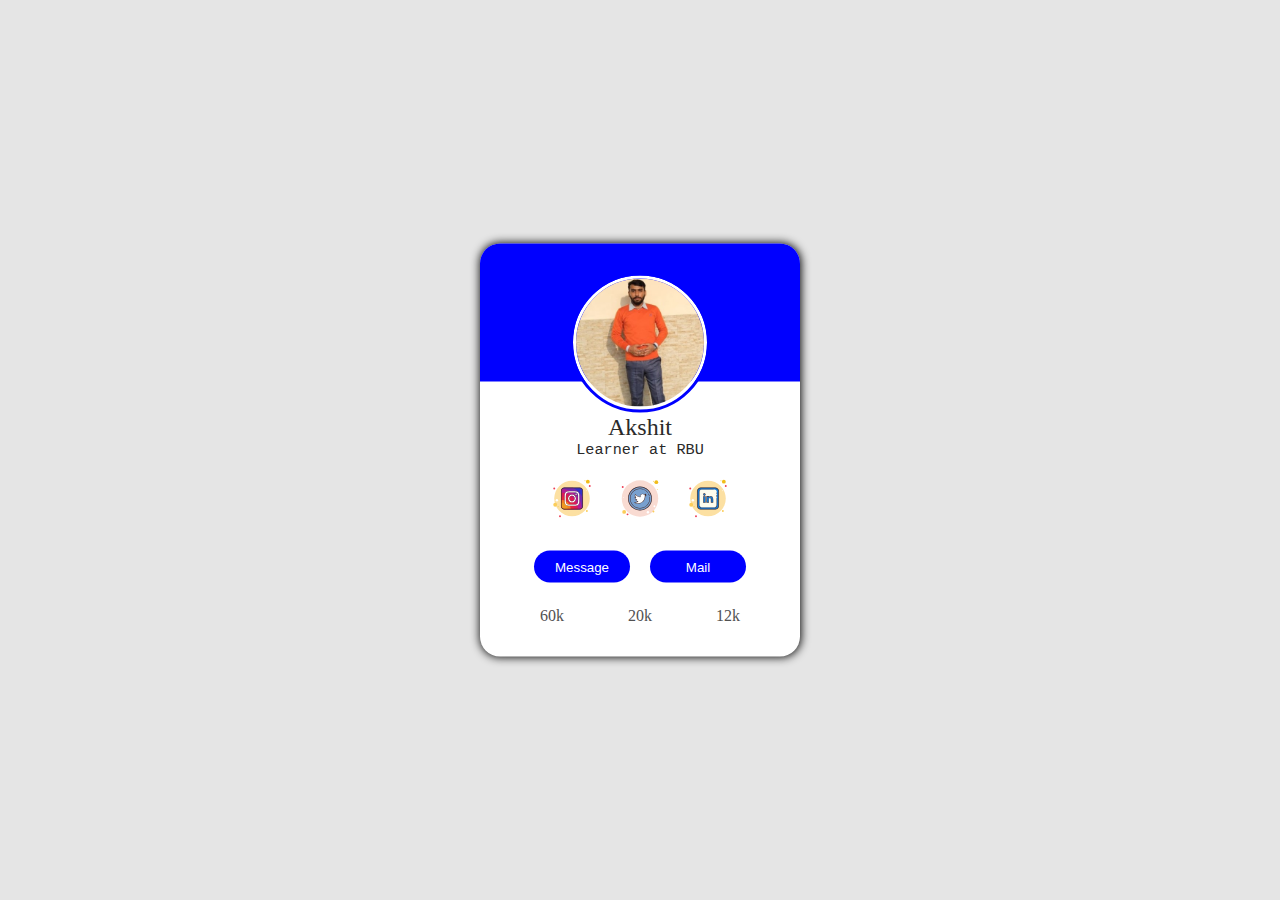
<file: 1. ProfileCard/index.html>
<!DOCTYPE html>
<html lang="en">
    <head>
        <title>Profile Card</title>
        <link rel="stylesheet" href="style.css">
    </head>
    <body>
        <div class="container">
            <div class="upper">
                <div id="imagebd">
                    <img src="./assets/i.jpg" class="profileimg" alt="Akshit Image" />
                </div>
            </div>
            <div class="lower">
                <p id="name">Akshit</p>
                <p id="profess">Learner at RBU</p>
                <div class="social">
                    <a class="linkss" href="https://www.instagram.com/_4ksh1t/"><img class="linkImg" src="./assets/instagram.svg" alt="insta" /></a>
                    <a class="linkss" href="https://twitter.com/akshitkamboz131"><img class="linkImg" src="./assets/twitter-circled.svg" alt="X" /></a>
                    <a class="linkss" href="https://www.linkedin.com/authwall?trk=gf&trkInfo=AQGWSJqoTY2sAwAAAY2THFywvNY44nqWYAvQ4jVuKiDcOWTDyjqpwSW3kei2UxMNsf8KTGW0aVPsA9FNyOFt0lG5lT98tttM6l_75jA7I7feKfG8-hCvKrOlqaaGjSOfbFyfZZc=&original_referer=https://github.com/akshitkamboz13&sessionRedirect=https%3A%2F%2Fwww.linkedin.com%2Fin%2Fakshitkamboz13%2F"><img class="linkImg" src="./assets/linked-in.svg" alt="LinkedIN" /></a>
                </div>
                <div class="social">
                    <button class="bttn">Message</button>
                    <button class="bttn">Mail</button>
                </div>
                <div class="count">
                    <span class="coun">60k</span><span class="coun">20k</span><span class="coun">12k</span>
                </div>
            </div>

        </div>
    </body>
</html>
</file>
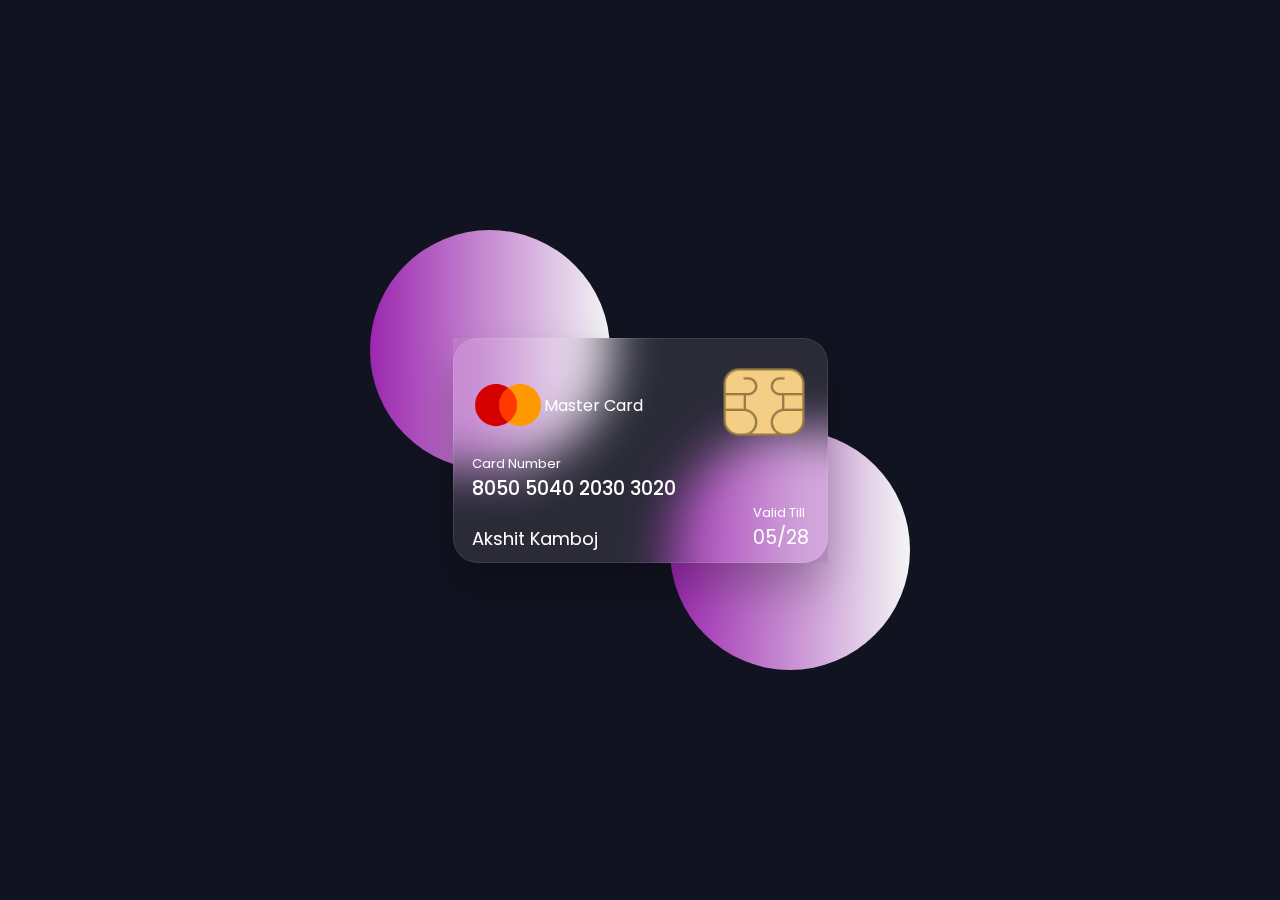
<file: 2. CardHover/index.html>
<!DOCTYPE html>
<html lang="en">
<head>
    <meta charset="UTF-8">
    <meta name="viewport" content="width=device-width, initial-scale=1.0">
    <title>CardHover</title>
    <link rel="stylesheet" href="style.css">
</head>
<body>
    <section>
        <div class="container">
            <div class="card card-front">
                <div class="top">
                    <div class="icons1">
                      <img
                        src="./assets/mastercard-logo.png"
                        alt="MC Logo"
                        class="masterLogo"
                      />
                      <p class="masterText">Master Card</p>
                    </div>
                    <div class="icons3">
                      <img src="./assets/pngegg.png" alt="chip" class="chip" />
                    </div>
                  </div>
                  <div class="mid">
                    <div class="num1"><p class="labelNum">Card Number</p></div>
                    <div class="num2"><p class="num">8050 5040 2030 3020</p></div>
                  </div>
                  <div class="low">
                    <div class="dit1">Akshit Kamboj</div>
                    <div class="dit2">
                      <div class="valid1"><p class="labelvalid">Valid Till</p></div>
                      <div class="valid2"><p class="valid">05/28</p></div>
                    </div>
                  </div>
            </div>

            <div class="card card-back">
                <div class="top1">
                    <p class="customer">For customer service call +977 4343 3433 or email at mastercard@gmail.com</p>
                </div>
                <div class="blackblock"></div>
                <div class="mid"><div class="swap"></div><div><p>344</p></div></div>
                <div class="bottom">amet consectetur adipisicing elit. Iure voluptatem, itaque perferendis consequatur cupiditate pariatur sint suscipit animi aut, eius quasi asperiores neque repudiandae veniam. Nam magni iste placeat! Dicta.</div>
            </div>
        </div>
    </section>
</body>
</html>
</file>
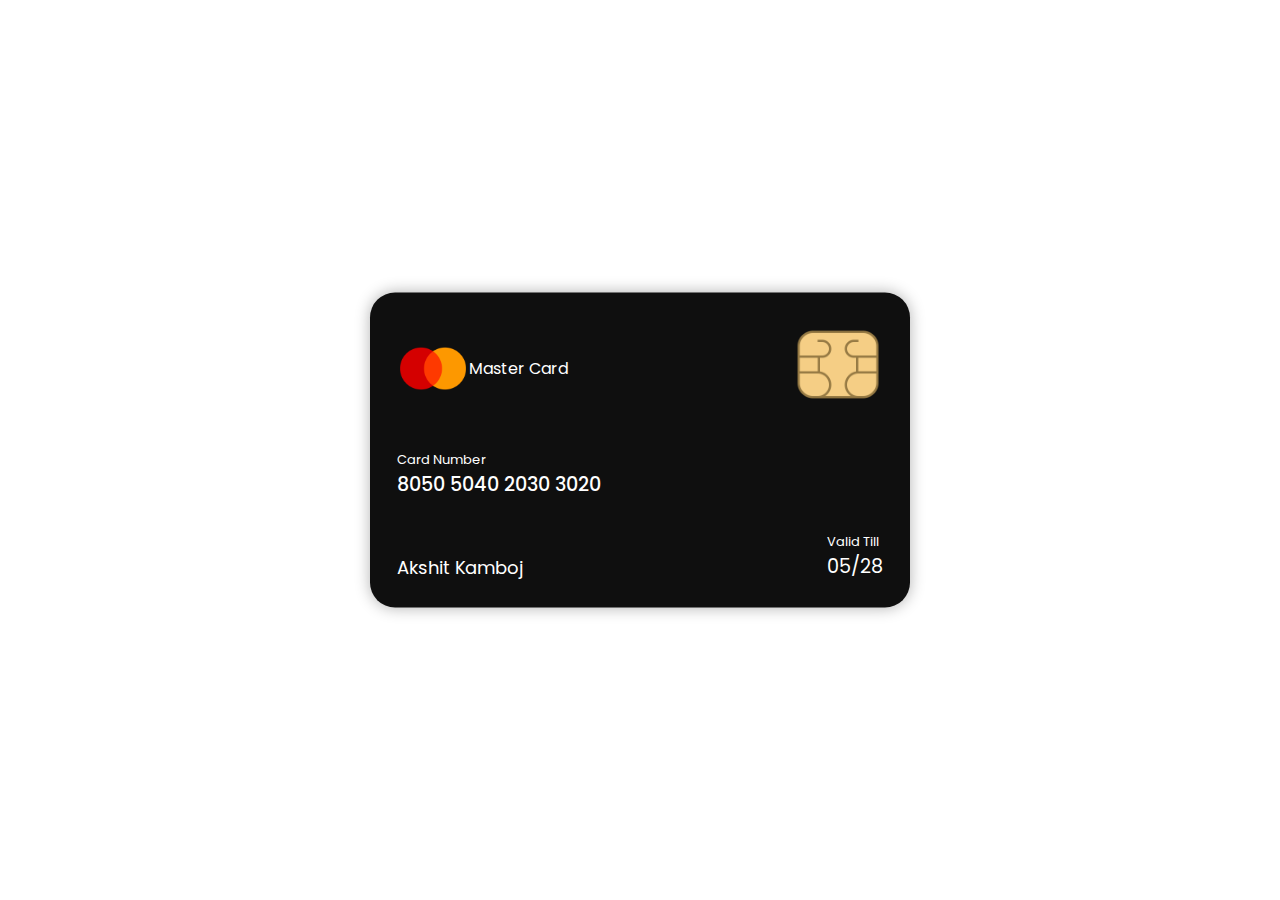
<file: 3. ATMCard/index.html>
<!DOCTYPE html>
<html lang="en">
  <head>
    <meta charset="UTF-8" />
    <meta name="viewport" content="width=device-width, initial-scale=1.0" />
    <title>ATMCard</title>
    <link rel="stylesheet" href="style.css" />
  </head>
  <body>
    <div class="container">
      <div class="top">
        <div class="icons1">
          <img
            src="./assets/mastercard-logo.png"
            alt="MC Logo"
            class="masterLogo"
          />
          <p class="masterText">Master Card</p>
        </div>
        <div class="icons3">
          <img src="./assets/pngegg.png" alt="chip" class="chip" />
        </div>
      </div>
      <div class="mid">
        <div class="num1"><p class="labelNum">Card Number</p></div>
        <div class="num2"><p class="num">8050 5040 2030 3020</p></div>
      </div>
      <div class="low">
        <div class="dit1">Akshit Kamboj</div>
        <div class="dit2">
          <div class="valid1"><p class="labelvalid">Valid Till</p></div>
          <div class="valid2"><p class="valid">05/28</p></div>
        </div>
      </div>
    </div>
  </body>
</html>
</file>
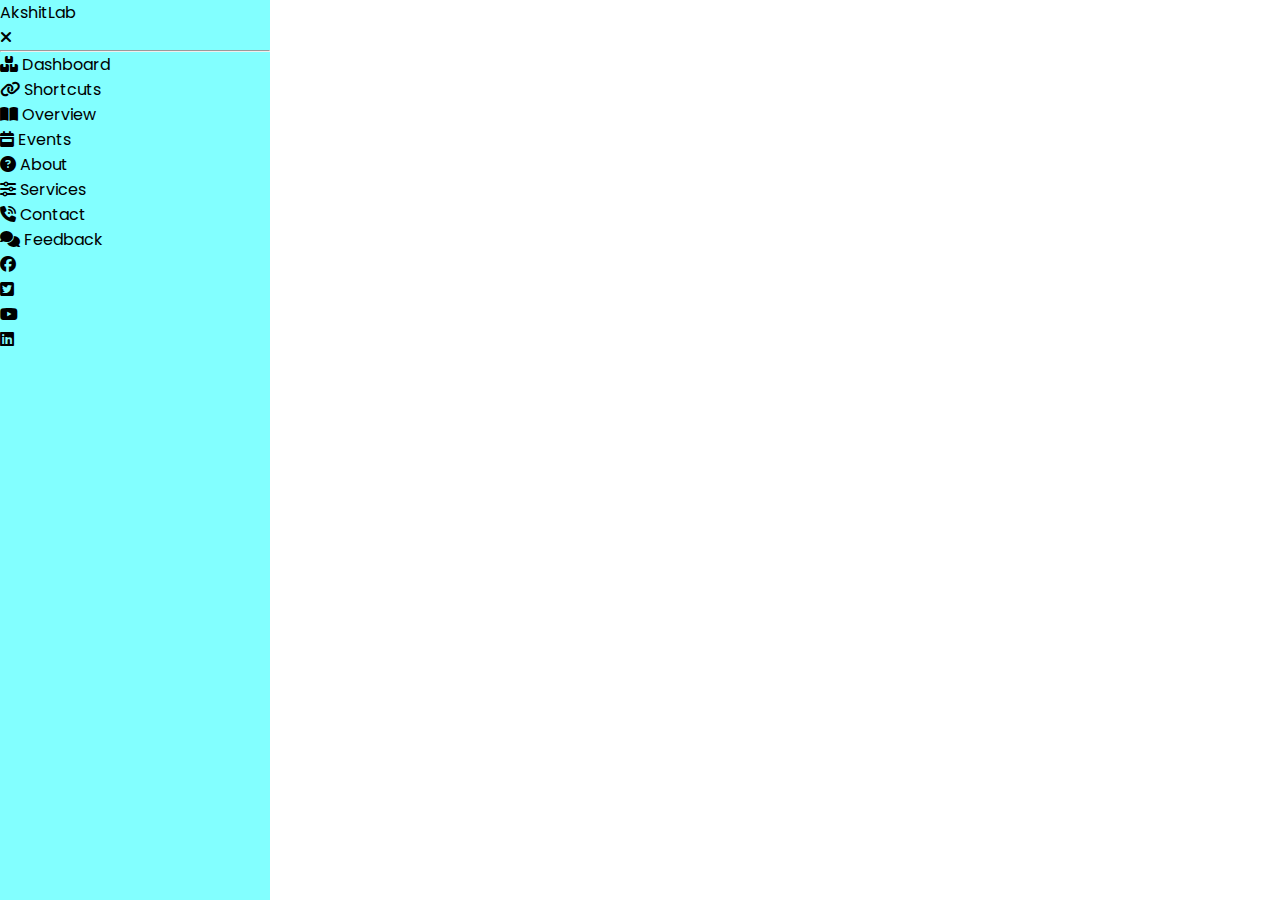
<file: sideNavbar/index.html>
<!DOCTYPE html>
<html lang="en">
  <head>
    <meta charset="UTF-8" />
    <meta name="viewport" content="width=device-width, initial-scale=1.0" />
    <link
      rel="stylesheet"
      href="https://cdnjs.cloudflare.com/ajax/libs/font-awesome/6.5.1/css/all.min.css"
    />
    <title>sideNavbar</title>
    <link rel="stylesheet" href="style.css" />
  </head>
  <body>
    <!-- <input type="checkbox" value="" name="checkbox1" id="checkbox1">
            <label for="checkbox1"><i class="fa-solid fa-bars"></i></label> -->
    <nav>
      <div class="nav">
        <div class="upper">
          <div class="title">
            <div class="name">AkshitLab</div>
          <div class="close">
            <label for="checkbox1"><i class="fa-solid fa-xmark"></i></label>
          </div>
          </div>
          
          <div class="options">
            <hr>
            <div class="option">
              <i class="fa-solid fa-boxes-stacked"></i> Dashboard
            </div>
            <div class="option">
              <i class="fa-solid fa-link"></i> Shortcuts
            </div>
            <div class="option">
              <i class="fa-solid fa-book-open"></i> Overview
            </div>
            <div class="option">
              <i class="fa-solid fa-calendar-week"></i> Events
            </div>
            <div class="option">
              <i class="fa-solid fa-circle-question"></i> About
            </div>
            <div class="option">
              <i class="fa-solid fa-sliders"></i> Services
            </div>
            <div class="option">
              <i class="fa-solid fa-phone-volume"></i> Contact
            </div>
            <div class="option">
              <i class="fa-solid fa-comments"></i> Feedback
            </div>
          
        </div>
        <div class="lower">
          <div class="low1"><i class="fa-brands fa-facebook"></i></div>
          <div class="low2"><i class="fa-brands fa-square-twitter"></i></div>
          <div class="low3"><i class="fa-brands fa-youtube"></i></div>
          <div class="low4"><i class="fa-brands fa-linkedin"></i></div>
        </div>
      </div>
    </nav>
  </body>
</html>
</file>
<file: 1. ProfileCard/style.css>
body{
    background-color: rgb(229, 229, 229);
}

.container{
    position: absolute;
    top: 50%;
    left: 50%;
    transform: translate(-50%, -50%);
    background-color: rgb(255, 255, 255);
    width: 20rem;
    text-align: center;
   box-shadow: .001px .001rem 10px black;
    border-radius: 20px;
    color: rgb(42, 42, 42);
    
}
.upper{
    background-color: blue;
    border-top-left-radius: 20px;
    border-top-right-radius: 20px;
}
#imagebd{
    position: relative;
    border-radius: 50%;
    top: 2rem;
}

.profileimg{
    height: 8rem;
    border-radius: 50%;
    border: 3px solid rgb(255, 255, 255);
    outline: 3px solid blue;
}
.lower{
    position: relative;
    margin: 4rem 0px 0px 0px;
    bottom: 2rem;
}
#name{
    font-size: 1.5rem;
    margin: 0;
}
#profess{
    font-family:'Courier New', Courier, monospace;
    font-size: .95rem;
    margin: 0%;
}
.social{
    margin: 1rem 0;
}
.linkss{
    height: 3rem;
}
.linkImg{
    margin: 0% 0.5rem;
    height: 3rem;
}
.bttn{
    width: 6rem;
    height: 2rem;
    border: none;
    background-color: blue;
    color: white;
    border-radius: 30px;
    margin: 0.5rem 0.5rem;
}
.coun{
    margin: 0rem 2rem;
    color: rgb(81, 81, 81);
}
</file>
<file: 2. CardHover/style.css>
/* Import Google Font - Poppins */
@import url("https://fonts.googleapis.com/css2?family=Poppins:wght@300;400;500;600&display=swap");
* {
  margin: 0;
  padding: 0;
  box-sizing: border-box;
  font-family: "Poppins", sans-serif;
}
section {
  position: relative;
  min-height: 100vh;
  width: 100%;
  background: #121321;
  display: flex;
  align-items: center;
  justify-content: center;
  color: #fff;
  perspective: 1000px;
}
section::before {
  content: "";
  position: absolute;
  height: 240px;
  width: 240px;
  border-radius: 50%;
  transform: translate(-150px, -100px);
  background: linear-gradient(90deg, #9c27b0, #f3f5f5);
}
section::after {
  content: "";
  position: absolute;
  height: 240px;
  width: 240px;
  border-radius: 50%;
  transform: translate(150px, 100px);
  background: linear-gradient(90deg, #9c27b0, #f3f5f5);
}
.container {
  position: relative;
  height: 225px;
  width: 375px;
  z-index: 100;
  transition: all 0.6s ease-in-out;
  transform-style: preserve-3d;
  backdrop-filter: blur(25px);
}

.container:hover .card-back {
  transition: all 0.6s ease;
  animation-duration: 0.6s;
  display: block;
  transform: rotateY(180deg);
}
.container:hover .card-front {
  transition: all 0.6s ease;
  animation-duration: 0.6s;
  display: none;
}
.container:hover {
  transform: rotateY(180deg);
  
}
.container .card-front {
  position: absolute;
  height: 100%;
  min-width: 100%;
  padding: 2vh;
  display: flex;
  flex-direction: column;
  justify-content: space-between;
  border-radius: 25px;
  background: rgba(255, 255, 255, 0.1);
  box-shadow: 0 25px 45px rgba(0, 0, 0, 0.25);
  border: 1px solid rgba(255, 255, 255, 0.1);
  transition: all 0.6s ease-in-out;
}
.container .card-back {
  position: absolute;
  height: 100%;
  min-width: 100%;
  padding: 2vh;
  display: none;
  border-radius: 25px;
  background: rgba(255, 255, 255, 0.1);
  box-shadow: 0 25px 45px rgba(0, 0, 0, 0.25);
  border: 1px solid rgba(255, 255, 255, 0.1);
  transition: all 0.6s ease-in-out;
}
.card-front .icons1 {
  display: flex;
  justify-content: space-between;
  align-items: center;
}
.card-front .top {
  display: flex;
  justify-content: space-between;
}
.card-front .masterLogo {
  height: 8vh;
}
.card-front .chip {
  height: 10vh;
}
.card-front .labelNum {
  font-size: small;
}
.card-front .num {
  font-size: larger;
  font-weight: 500;
}
.card-front .low {
  display: flex;
  justify-content: space-between;
  align-items: end;
}
.card-front .dit1 {
  font-size: large; 
}
.card-front .valid1 {
  font-size: small;
}
.card-front .valid2 {
  font-size: larger;
}


.card-back .top1 {
  font-size: 1.2vh;
}
.card-back .blackblock {
  margin: 2vh -2vh;
  min-height: 5vh;
  width: calc(100% + 4vh);
  background-color: #000000;
}
.card-back .mid {
  padding: 1vh;
  margin: 2vh 0;
}
.card-back .mid .swap {
  height: 5vh;
  width: 89%;
  background-image: linear-gradient(0deg, rgb(125, 125, 125) 12.5%, rgb(213, 213, 213) 12.6%, rgb(213, 213, 213) 25%, rgb(125, 125, 125) 25.1%, rgb(125, 125, 125) 37.5%, rgb(213, 213, 213) 37.6%, rgb(213, 213, 213) 50%, rgb(125, 125, 125) 50.1%, rgb(125, 125, 125) 62.5%, rgb(213, 213, 213) 62.6%, rgb(213, 213, 213) 75%, rgb(125, 125, 125) 75.1%, rgb(125, 125, 125) 87.5%, rgb(213, 213, 213) 87.6%, rgb(213, 213, 213) 100%);
  border-top-left-radius: 10px;
  border-bottom-left-radius: 10px;
  float: left;
}
.card-back .mid p {
  font-weight: 600;
  margin: 0.5vh 0;
  height: 4vh;
  width: 11%;
  background-color: #ffffff;
  color: #000000;
  border-top-right-radius: 8px;
  border-bottom-right-radius: 8px;
  float: left;
}
.card-back .bottom {
  margin: 2vh 0;
  font-size: 1.5vh;
  float: left;
}
</file>
<file: 3. ATMCard/style.css>
@import url('https://fonts.googleapis.com/css2?family=Poppins:wght@400;500;600&display=swap');

*{
    margin: 0;
    padding: 0;
    box-sizing: border-box;
    font-family: "Poppins", sans-serif;
    color: rgb(255, 255, 255);
}
.container{
    position:absolute;
    top: 50%;
    left: 50%;
    transform: translate(-50%,-50%);
    height: 35vh;
    min-width: 60vh;
    background-color:#0f0f0f;
    border-radius: 25px;
    padding: 3vh;
    display: flex;
    flex-direction: column;
    justify-content: space-between;
    box-shadow: 0 0 15px rgba(0, 0, 0, 0.3);
}
.icons1{
    display: flex;
    justify-content: space-between;
    align-items: center;
}
.top{
    display: flex;
    justify-content: space-between;
}
.masterLogo{
    height: 8vh;
}
.chip{
    height: 10vh;
}
.labelNum{
    font-size: small;
}
.num{
    font-size: larger;
    font-weight: 500;
}
.low{
    display: flex;
    justify-content: space-between;
    align-items:end;
}
.dit1{
    font-size: large;
}
.valid1{
    font-size: small;
}
.valid2{
    font-size: larger;
}
</file>
<file: sideNavbar/style.css>
@import url('https://fonts.googleapis.com/css2?family=Poppins:wght@400;500;600&display=swap');

*{
    margin: 0;
    padding: 0;
    box-sizing: border-box;
    font-family: "Poppins", sans-serif;
}
.nav{
    position: absolute;
    height: 100%;
    background-color: rgba(5, 255, 255, 0.502);
    width: 30vh;
    display: flex;
    flex-direction: column;
    justify-content: space-between;
}
</file>
